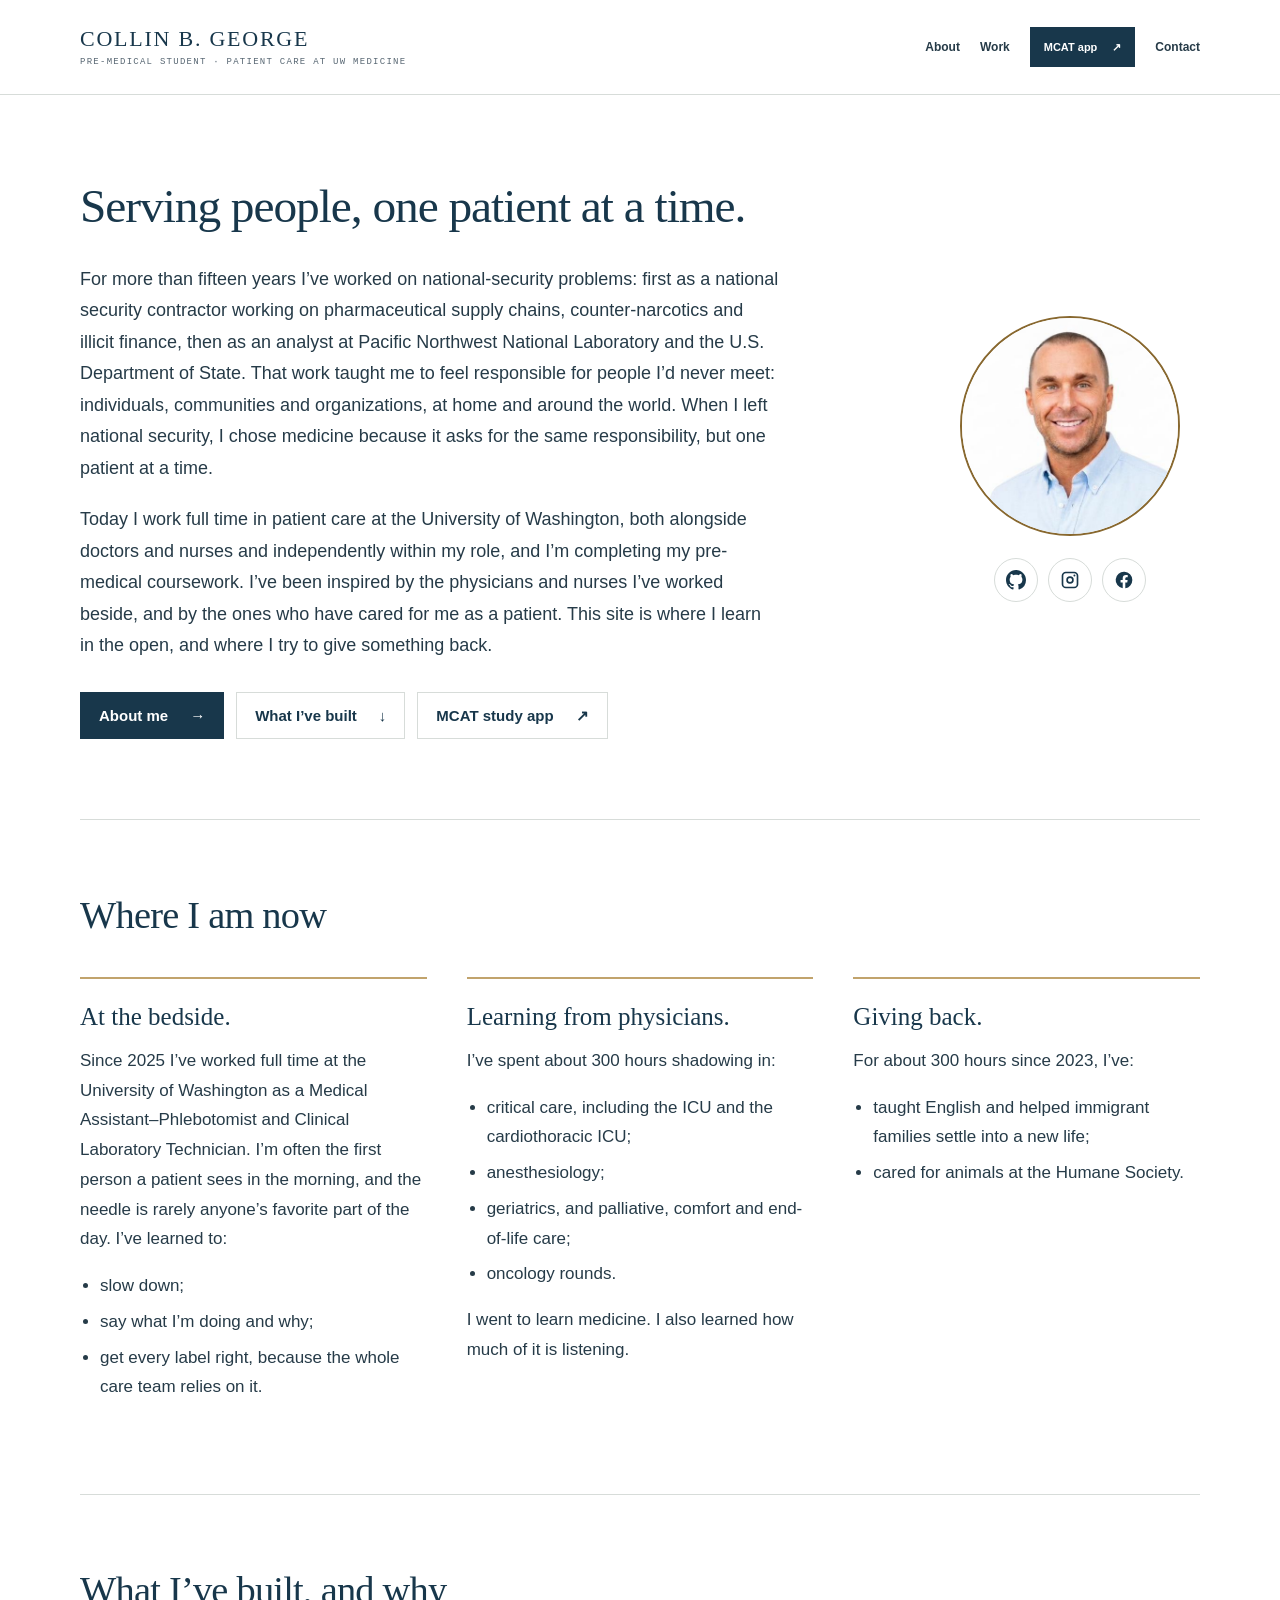
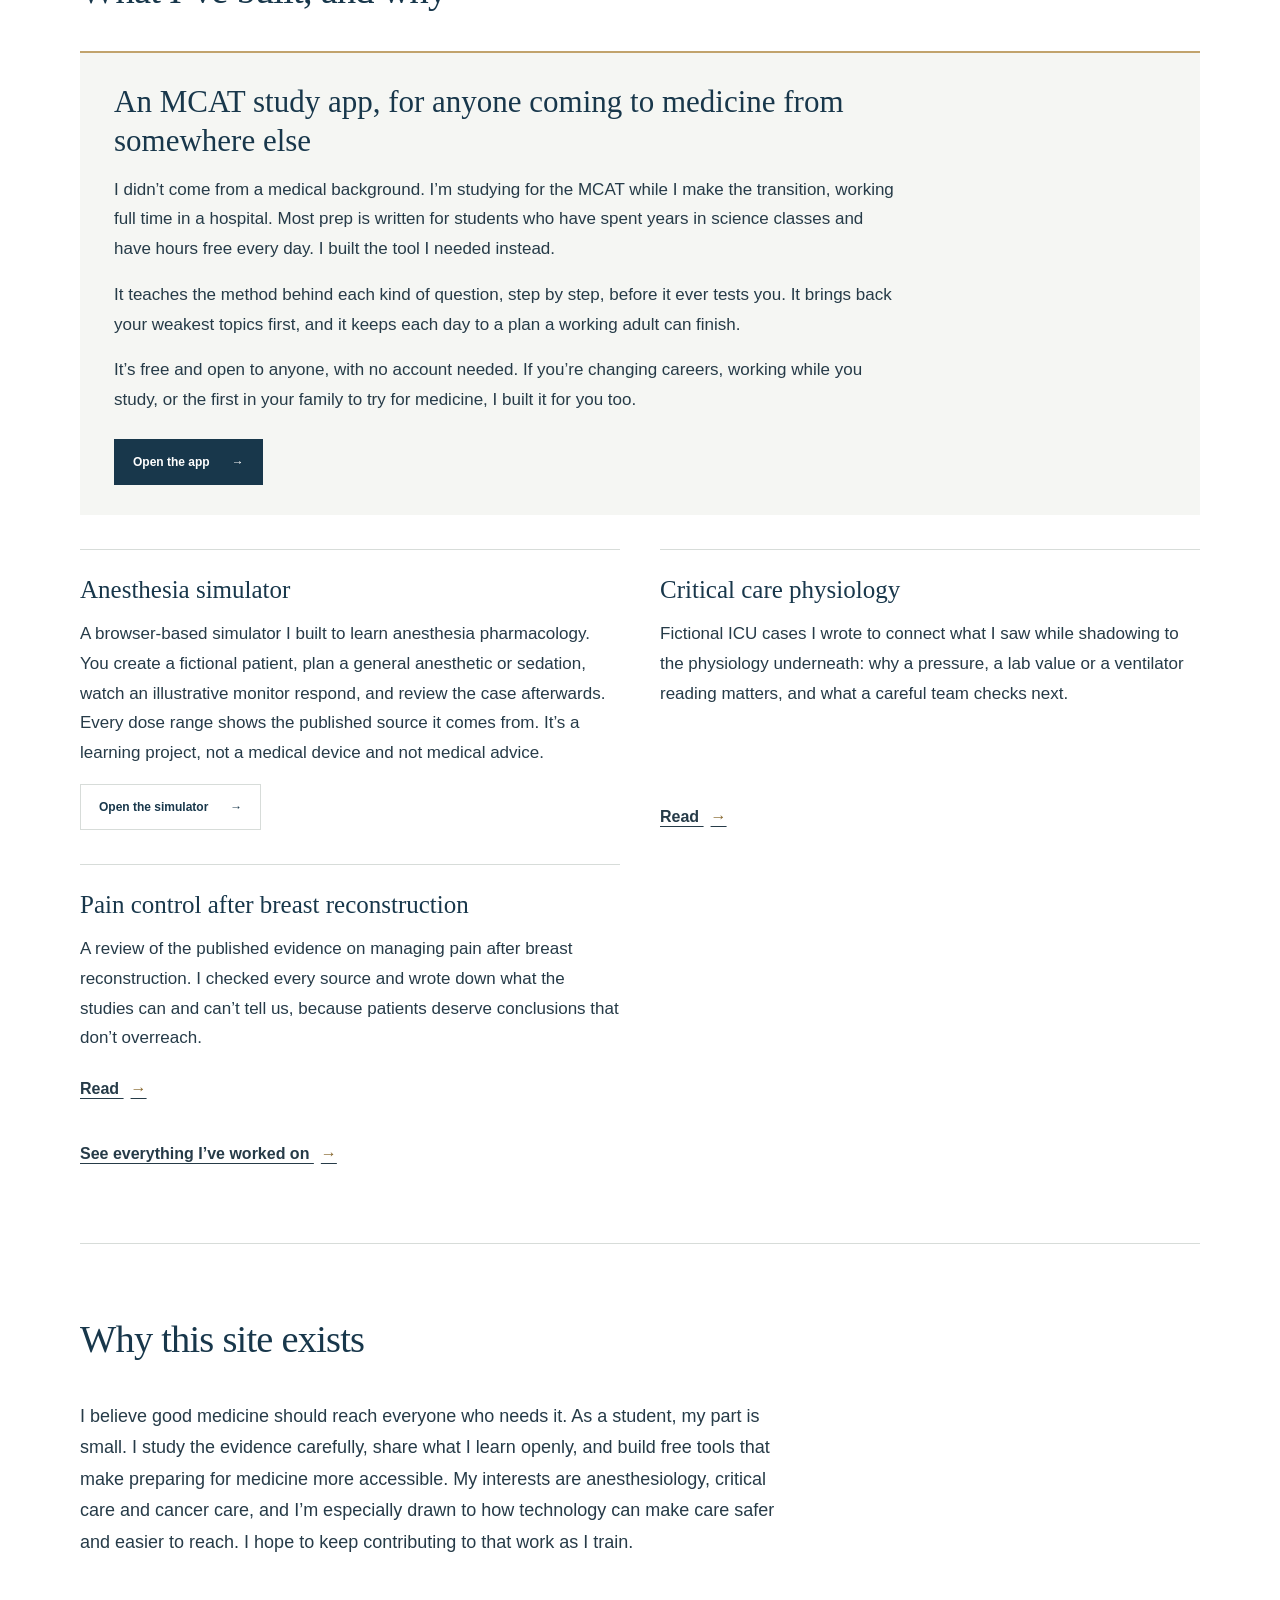
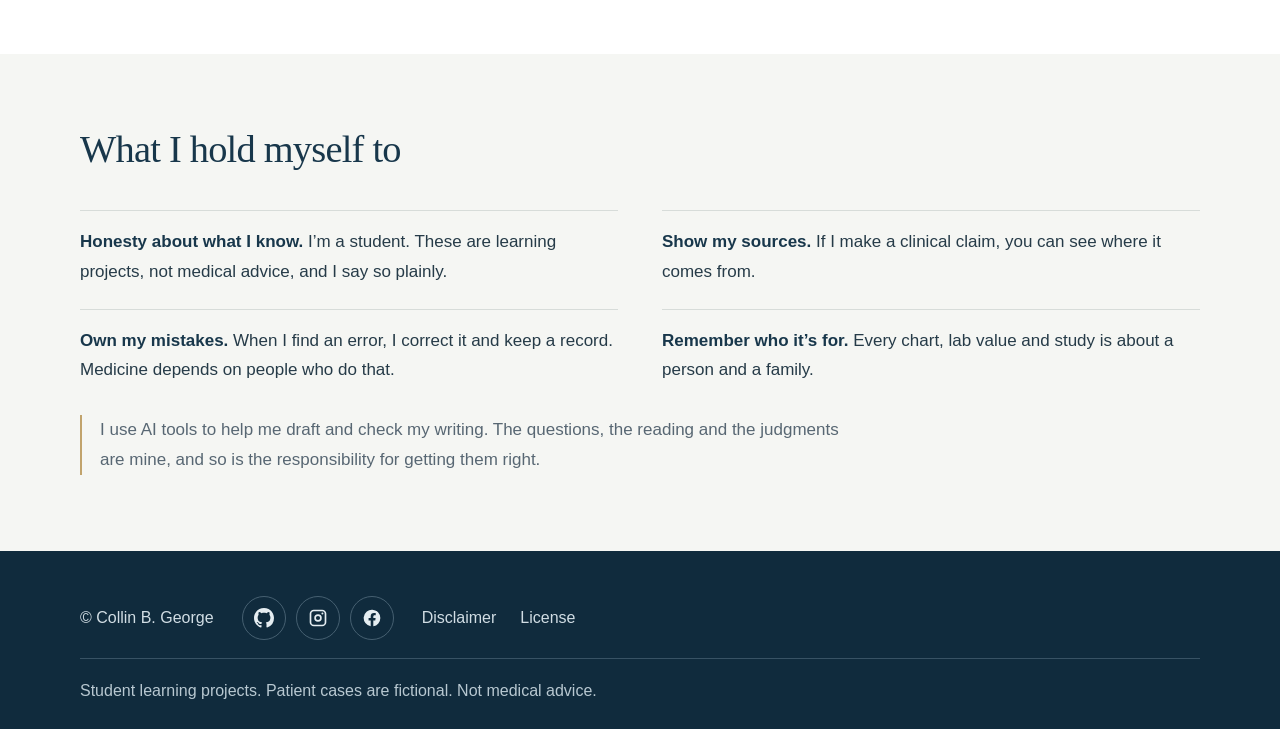
<file: index.html>
<!doctype html>
<html lang="en">
<head>
<meta charset="utf-8">
<meta name="viewport" content="width=device-width,initial-scale=1">
<meta name="description" content="Collin B. George is a pre-medical student working full time in patient care at the University of Washington, after a first career in national security.">
<meta name="theme-color" content="#18374b">
<meta property="og:type" content="profile">
<meta property="og:title" content="Collin B. George | Pre-medical student">
<meta property="og:description" content="Pre-medical student working full time in patient care at the University of Washington.">
<meta property="og:image" content="https://collinbgeorge.com/assets/img/collin-george.jpg">
<link rel="canonical" href="https://collinbgeorge.com/">
<link rel="icon" href="assets/favicon.svg" type="image/svg+xml">
<link rel="stylesheet" href="assets/portfolio.css?v=20261117-1">
<script src="assets/portfolio.js" defer></script>
<script type="application/ld+json">{"@context":"https://schema.org","@type":"Person","name":"Collin B. George","url":"https://collinbgeorge.com/","image":"https://collinbgeorge.com/assets/img/collin-george.jpg","description":"Pre-medical student working full time in patient care at the University of Washington.","sameAs":["https://github.com/collingeorge","https://www.instagram.com/cgfoxtrot/","https://www.facebook.com/cgfoxtrot","https://orcid.org/0009-0007-8162-6839"]}</script>
<title>Collin B. George | Pre-medical student</title>
</head>
<body>
<a class="skip-link" href="#main">Skip to content</a>
<header class="site-header">
<div class="container header-inner">
<a class="brand" href="#top" aria-label="Collin B. George, home"><span class="brand-name">Collin B. George</span><span class="brand-sub">Pre-medical student · Patient care at UW Medicine</span></a>
<button class="menu-toggle" type="button" aria-controls="site-nav" aria-expanded="false" hidden>Menu <span aria-hidden="true">≡</span></button>
<nav id="site-nav" aria-label="Main navigation"><a href="https://collinbgeorge.com/about">About</a><a href="#work">Work</a><a class="button button-primary nav-study" href="https://mcat.collinbgeorge.com/">MCAT app <span aria-hidden="true">↗</span></a><a href="https://collinbgeorge.com/about#contact">Contact</a></nav>
</div>
</header>
<main id="main">
<section class="intro-hero container" id="top" aria-labelledby="hero-title">
<div class="hero-copy">
<h1 id="hero-title">Serving people, one patient at a time.</h1>
<p class="lead">For more than fifteen years I’ve worked on national-security problems: first as a national security contractor working on pharmaceutical supply chains, counter-narcotics and illicit finance, then as an analyst at Pacific Northwest National Laboratory and the U.S. Department of State. That work taught me to feel responsible for people I’d never meet: individuals, communities and organizations, at home and around the world. When I left national security, I chose medicine because it asks for the same responsibility, but one patient at a time.</p>
<p class="lead">Today I work full time in patient care at the University of Washington, both alongside doctors and nurses and independently within my role, and I’m completing my pre-medical coursework. I’ve been inspired by the physicians and nurses I’ve worked beside, and by the ones who have cared for me as a patient. This site is where I learn in the open, and where I try to give something back.</p>
<div class="actions"><a class="button button-primary" href="https://collinbgeorge.com/about">About me <span aria-hidden="true">→</span></a><a class="button button-secondary" href="#work">What I’ve built <span aria-hidden="true">↓</span></a><a class="button button-secondary" href="https://mcat.collinbgeorge.com/">MCAT study app <span aria-hidden="true">↗</span></a></div>
</div>
<div class="hero-portrait">
<img class="portrait" src="assets/img/collin-george.jpg" width="220" height="220" alt="Portrait of Collin B. George">
<ul class="social-links" aria-label="Social profiles"><li><a href="https://github.com/collingeorge" rel="me noopener" target="_blank" aria-label="GitHub"><svg viewBox="0 0 16 16" aria-hidden="true" focusable="false"><path d="M8 0C3.58 0 0 3.58 0 8c0 3.54 2.29 6.53 5.47 7.59.4.07.55-.17.55-.38 0-.19-.01-.82-.01-1.49-2.01.37-2.53-.49-2.69-.94-.09-.23-.48-.94-.82-1.13-.28-.15-.68-.52-.01-.53.63-.01 1.08.58 1.23.82.72 1.21 1.87.87 2.33.66.07-.52.28-.87.51-1.07-1.78-.2-3.64-.89-3.64-3.95 0-.87.31-1.59.82-2.15-.08-.2-.36-1.02.08-2.12 0 0 .67-.21 2.2.82.64-.18 1.32-.27 2-.27.68 0 1.36.09 2 .27 1.53-1.04 2.2-.82 2.2-.82.44 1.1.16 1.92.08 2.12.51.56.82 1.27.82 2.15 0 3.07-1.87 3.75-3.65 3.95.29.25.54.73.54 1.48 0 1.07-.01 1.93-.01 2.2 0 .21.15.46.55.38A8.01 8.01 0 0016 8c0-4.42-3.58-8-8-8z"/></svg></a></li><li><a href="https://www.instagram.com/cgfoxtrot/" rel="me noopener" target="_blank" aria-label="Instagram"><svg viewBox="0 0 24 24" aria-hidden="true" focusable="false"><path fill-rule="evenodd" d="M7 2h10a5 5 0 015 5v10a5 5 0 01-5 5H7a5 5 0 01-5-5V7a5 5 0 015-5zm0 2a3 3 0 00-3 3v10a3 3 0 003 3h10a3 3 0 003-3V7a3 3 0 00-3-3H7zm5 3.5a4.5 4.5 0 110 9 4.5 4.5 0 010-9zm0 2a2.5 2.5 0 100 5 2.5 2.5 0 000-5zm5.3-4a1.2 1.2 0 110 2.4 1.2 1.2 0 010-2.4z"/></svg></a></li><li><a href="https://www.facebook.com/cgfoxtrot" rel="me noopener" target="_blank" aria-label="Facebook"><svg viewBox="0 0 24 24" aria-hidden="true" focusable="false"><path d="M22 12a10 10 0 10-11.56 9.88v-6.99H7.9V12h2.54V9.8c0-2.5 1.49-3.89 3.78-3.89 1.09 0 2.24.2 2.24.2v2.46h-1.26c-1.24 0-1.63.77-1.63 1.56V12h2.78l-.44 2.89h-2.34v6.99A10 10 0 0022 12z"/></svg></a></li></ul>
</div>
</section>
<section class="home-section container" id="now" aria-labelledby="now-title">
<h2 id="now-title">Where I am now</h2>
<div class="now-grid">
<article><h3>At the bedside.</h3><p>Since 2025 I’ve worked full time at the University of Washington as a Medical Assistant–Phlebotomist and Clinical Laboratory Technician. I’m often the first person a patient sees in the morning, and the needle is rarely anyone’s favorite part of the day. I’ve learned to:</p><ul><li>slow down;</li><li>say what I’m doing and why;</li><li>get every label right, because the whole care team relies on it.</li></ul></article>
<article><h3>Learning from physicians.</h3><p>I’ve spent about 300 hours shadowing in:</p><ul><li>critical care, including the ICU and the cardiothoracic ICU;</li><li>anesthesiology;</li><li>geriatrics, and palliative, comfort and end-of-life care;</li><li>oncology rounds.</li></ul><p>I went to learn medicine. I also learned how much of it is listening.</p></article>
<article><h3>Giving back.</h3><p>For about 300 hours since 2023, I’ve:</p><ul><li>taught English and helped immigrant families settle into a new life;</li><li>cared for animals at the Humane Society.</li></ul></article>
</div>
</section>
<section class="home-section container" id="work" aria-labelledby="work-title">
<h2 id="work-title">What I’ve built, and why</h2>
<div class="work-grid">
<article class="work-card work-featured"><h3>An MCAT study app, for anyone coming to medicine from somewhere else</h3><p>I didn’t come from a medical background. I’m studying for the MCAT while I make the transition, working full time in a hospital. Most prep is written for students who have spent years in science classes and have hours free every day. I built the tool I needed instead.</p><p>It teaches the method behind each kind of question, step by step, before it ever tests you. It brings back your weakest topics first, and it keeps each day to a plan a working adult can finish.</p><p>It’s free and open to anyone, with no account needed. If you’re changing careers, working while you study, or the first in your family to try for medicine, I built it for you too.</p><div class="actions"><a class="button button-primary" href="https://mcat.collinbgeorge.com/">Open the app <span aria-hidden="true">→</span></a></div></article>
<article class="work-card"><h3>Anesthesia simulator</h3><p>A browser-based simulator I built to learn anesthesia pharmacology. You create a fictional patient, plan a general anesthetic or sedation, watch an illustrative monitor respond, and review the case afterwards. Every dose range shows the published source it comes from. It’s a learning project, not a medical device and not medical advice.</p><div class="actions"><a class="button button-secondary" href="https://collinbgeorge.com/simulator/">Open the simulator <span aria-hidden="true">→</span></a></div></article>
<article class="work-card"><h3>Critical care physiology</h3><p>Fictional ICU cases I wrote to connect what I saw while shadowing to the physiology underneath: why a pressure, a lab value or a ventilator reading matters, and what a careful team checks next.</p><a class="text-link" href="https://github.com/collingeorge/Premedical-Educational-Portfolio-Critical-Care-Physiology">Read <span aria-hidden="true">→</span></a></article>
<article class="work-card"><h3>Pain control after breast reconstruction</h3><p>A review of the published evidence on managing pain after breast reconstruction. I checked every source and wrote down what the studies can and can’t tell us, because patients deserve conclusions that don’t overreach.</p><a class="text-link" href="https://github.com/collingeorge/Breast-Reconstruction-Analgesia-Review">Read <span aria-hidden="true">→</span></a></article>
</div>
<p class="work-link"><a class="text-link" href="https://collinbgeorge.com/library">See everything I’ve worked on <span aria-hidden="true">→</span></a></p>
</section>
<section class="home-section container" id="why" aria-labelledby="why-title">
<h2 id="why-title">Why this site exists</h2>
<p class="lead">I believe good medicine should reach everyone who needs it. As a student, my part is small. I study the evidence carefully, share what I learn openly, and build free tools that make preparing for medicine more accessible. My interests are anesthesiology, critical care and cancer care, and I’m especially drawn to how technology can make care safer and easier to reach. I hope to keep contributing to that work as I train.</p>
</section>
<section class="standards" id="standards" aria-labelledby="standards-title"><div class="container">
<h2 id="standards-title">What I hold myself to</h2>
<ul>
<li><strong>Honesty about what I know.</strong> I’m a student. These are learning projects, not medical advice, and I say so plainly.</li>
<li><strong>Show my sources.</strong> If I make a clinical claim, you can see where it comes from.</li>
<li><strong>Own my mistakes.</strong> When I find an error, I correct it and keep a record. Medicine depends on people who do that.</li>
<li><strong>Remember who it’s for.</strong> Every chart, lab value and study is about a person and a family.</li>
</ul>
<p class="ai-note">I use AI tools to help me draft and check my writing. The questions, the reading and the judgments are mine, and so is the responsibility for getting them right.</p>
</div></section>
</main>
<footer class="site-footer"><div class="container footer-simple"><div class="footer-row"><span>© Collin B. George</span><ul class="social-links" aria-label="Social profiles"><li><a href="https://github.com/collingeorge" rel="me noopener" target="_blank" aria-label="GitHub"><svg viewBox="0 0 16 16" aria-hidden="true" focusable="false"><path d="M8 0C3.58 0 0 3.58 0 8c0 3.54 2.29 6.53 5.47 7.59.4.07.55-.17.55-.38 0-.19-.01-.82-.01-1.49-2.01.37-2.53-.49-2.69-.94-.09-.23-.48-.94-.82-1.13-.28-.15-.68-.52-.01-.53.63-.01 1.08.58 1.23.82.72 1.21 1.87.87 2.33.66.07-.52.28-.87.51-1.07-1.78-.2-3.64-.89-3.64-3.95 0-.87.31-1.59.82-2.15-.08-.2-.36-1.02.08-2.12 0 0 .67-.21 2.2.82.64-.18 1.32-.27 2-.27.68 0 1.36.09 2 .27 1.53-1.04 2.2-.82 2.2-.82.44 1.1.16 1.92.08 2.12.51.56.82 1.27.82 2.15 0 3.07-1.87 3.75-3.65 3.95.29.25.54.73.54 1.48 0 1.07-.01 1.93-.01 2.2 0 .21.15.46.55.38A8.01 8.01 0 0016 8c0-4.42-3.58-8-8-8z"/></svg></a></li><li><a href="https://www.instagram.com/cgfoxtrot/" rel="me noopener" target="_blank" aria-label="Instagram"><svg viewBox="0 0 24 24" aria-hidden="true" focusable="false"><path fill-rule="evenodd" d="M7 2h10a5 5 0 015 5v10a5 5 0 01-5 5H7a5 5 0 01-5-5V7a5 5 0 015-5zm0 2a3 3 0 00-3 3v10a3 3 0 003 3h10a3 3 0 003-3V7a3 3 0 00-3-3H7zm5 3.5a4.5 4.5 0 110 9 4.5 4.5 0 010-9zm0 2a2.5 2.5 0 100 5 2.5 2.5 0 000-5zm5.3-4a1.2 1.2 0 110 2.4 1.2 1.2 0 010-2.4z"/></svg></a></li><li><a href="https://www.facebook.com/cgfoxtrot" rel="me noopener" target="_blank" aria-label="Facebook"><svg viewBox="0 0 24 24" aria-hidden="true" focusable="false"><path d="M22 12a10 10 0 10-11.56 9.88v-6.99H7.9V12h2.54V9.8c0-2.5 1.49-3.89 3.78-3.89 1.09 0 2.24.2 2.24.2v2.46h-1.26c-1.24 0-1.63.77-1.63 1.56V12h2.78l-.44 2.89h-2.34v6.99A10 10 0 0022 12z"/></svg></a></li></ul><nav aria-label="Footer"><a href="https://github.com/collingeorge/CM-2026/blob/main/DISCLAIMER.md">Disclaimer</a><a href="https://github.com/collingeorge/CM-2026/blob/main/LICENSE">License</a></nav></div><p class="footer-note">Student learning projects. Patient cases are fictional. Not medical advice.</p></div></footer>
</body></html>
</file>
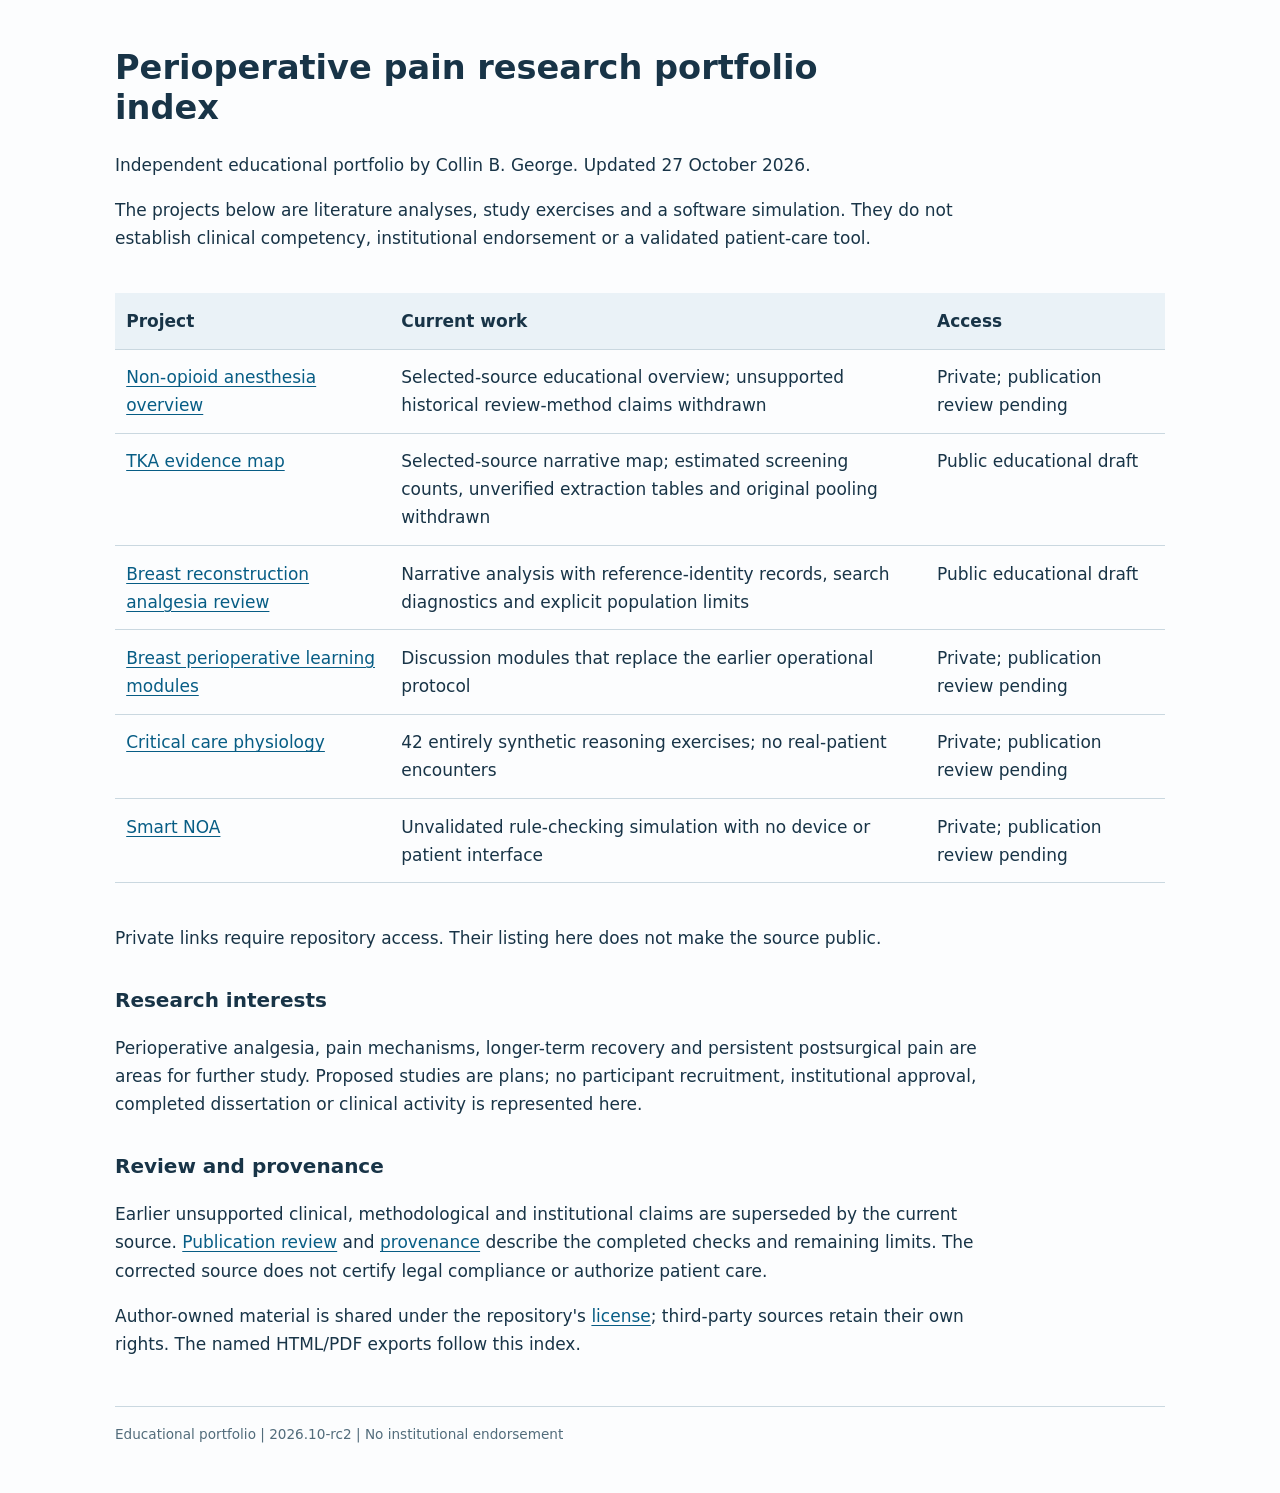
<file: CM-BIO-ARCH-01-v2.0.html>
<!doctype html>
<html lang="en"><head><meta charset="utf-8"><meta name="viewport" content="width=device-width,initial-scale=1"><title>Independent perioperative research portfolio</title><meta name="description" content="Perioperative pain research portfolio index (CM-BIO-ARCH-01 v2.0): a retained October 2026 snapshot of Collin B. George’s independent educational projects, with scope and access notes."><link rel="canonical" href="https://collinbgeorge.com/downloads/CM-2026/CM-BIO-ARCH-01-v2.0"><style>body{font:17px/1.65 system-ui,sans-serif;margin:3rem auto;padding:0 1.4rem;max-width:1050px;color:#183447;background:#fcfdfe}h1{font-size:2.1rem;line-height:1.2;max-width:750px}h2{font-size:1.25rem;margin-top:2rem}a{color:#075d85;text-underline-offset:.17em}a:focus-visible{outline:3px solid #d17d13;outline-offset:4px}.table-wrap{overflow-x:auto}table{border-collapse:collapse;width:100%;margin:1.5rem 0}th,td{text-align:left;vertical-align:top;border-bottom:1px solid #cad8e0;padding:.85rem .7rem}th{background:#eaf2f7}td:first-child{min-width:190px}td:last-child{min-width:150px}p{max-width:900px}footer{font-size:.85rem;color:#526c7b;margin-top:3rem;border-top:1px solid #cad8e0;padding-top:1rem}@media(max-width:600px){body{margin:1.5rem auto;font-size:16px}h1{font-size:1.75rem}th,td{padding:.6rem .4rem}}</style></head><body><main><h1>Perioperative pain research portfolio index</h1><p>Independent educational portfolio by Collin B. George. Updated 27 October 2026.</p><p>The projects below are literature analyses, study exercises and a software simulation. They do not establish clinical competency, institutional endorsement or a validated patient-care tool.</p><div class="table-wrap"><table><thead><tr><th scope="col">Project</th><th scope="col">Current work</th><th scope="col">Access</th></tr></thead><tbody><tr><td><a href="https://github.com/collingeorge/non-opioid-anesthesia-narrative-review">Non-opioid anesthesia overview</a></td><td>Selected-source educational overview; unsupported historical review-method claims withdrawn</td><td>Private; publication review pending</td></tr><tr><td><a href="https://github.com/collingeorge/tka-perioperative-review">TKA evidence map</a></td><td>Selected-source narrative map; estimated screening counts, unverified extraction tables and original pooling withdrawn</td><td>Public educational draft</td></tr><tr><td><a href="https://github.com/collingeorge/Breast-Reconstruction-Analgesia-Review">Breast reconstruction analgesia review</a></td><td>Narrative analysis with reference-identity records, search diagnostics and explicit population limits</td><td>Public educational draft</td></tr><tr><td><a href="https://github.com/collingeorge/Breast-Reconstruction-Anesthesia-Protocol">Breast perioperative learning modules</a></td><td>Discussion modules that replace the earlier operational protocol</td><td>Private; publication review pending</td></tr><tr><td><a href="https://github.com/collingeorge/Premedical-Educational-Portfolio-Critical-Care-Physiology">Critical care physiology</a></td><td>42 entirely synthetic reasoning exercises; no real-patient encounters</td><td>Private; publication review pending</td></tr><tr><td><a href="https://github.com/collingeorge/Smart-NOA-Controller">Smart NOA</a></td><td>Unvalidated rule-checking simulation with no device or patient interface</td><td>Private; publication review pending</td></tr></tbody></table></div><p>Private links require repository access. Their listing here does not make the source public.</p><h2>Research interests</h2><p>Perioperative analgesia, pain mechanisms, longer-term recovery and persistent postsurgical pain are areas for further study. Proposed studies are plans; no participant recruitment, institutional approval, completed dissertation or clinical activity is represented here.</p><h2>Review and provenance</h2><p>Earlier unsupported clinical, methodological and institutional claims are superseded by the current source. <a href="https://github.com/collingeorge/CM-2026/blob/main/PUBLICATION_REVIEW.md">Publication review</a> and <a href="https://github.com/collingeorge/CM-2026/blob/main/PROVENANCE.md">provenance</a> describe the completed checks and remaining limits. The corrected source does not certify legal compliance or authorize patient care.</p><p>Author-owned material is shared under the repository&#x27;s <a href="https://github.com/collingeorge/CM-2026/blob/main/LICENSE">license</a>; third-party sources retain their own rights. The named HTML/PDF exports follow this index.</p></main><footer>Educational portfolio | 2026.10-rc2 | No institutional endorsement</footer></body></html>
</file>
<file: assets/portfolio.css>
:root{--navy:#18374b;--navy-deep:#102b3d;--ink:#263b48;--muted:#586773;--gold:#88682f;--gold-light:#c1a36c;--line:#d7dcd9;--paper:#fff;--wash:#f5f6f3;--serif:Georgia,"Times New Roman",serif;--sans:Inter,"Segoe UI",Arial,sans-serif;--mono:"SFMono-Regular",Consolas,"Liberation Mono",monospace}
*{box-sizing:border-box}html{scroll-behavior:smooth;scroll-padding-top:110px}body{margin:0;background:var(--paper);color:var(--ink);font:16px/1.7 var(--sans);-webkit-font-smoothing:antialiased}a{color:inherit;text-decoration-thickness:1px;text-underline-offset:.22em}a:hover{color:var(--gold)}a:focus-visible,button:focus-visible{outline:3px solid var(--gold);outline-offset:5px}button{font:inherit}button,a{-webkit-tap-highlight-color:transparent}[hidden]{display:none!important}.container{width:min(1120px,calc(100% - 80px));margin-inline:auto}.skip-link{position:absolute;left:20px;top:-100px;background:white;padding:12px 20px;z-index:100}.skip-link:focus{top:12px}.status-bar{background:var(--navy);color:#eef2f4;padding:9px 0;text-align:center;font:10px/1.5 var(--mono);text-transform:uppercase;letter-spacing:.13em}.status-bar span{color:var(--gold-light);margin:0 16px}.site-header{position:sticky;top:0;z-index:20;background:rgba(255,255,255,.97);border-bottom:1px solid var(--line)}.header-inner{min-height:94px;display:flex;justify-content:space-between;align-items:center;gap:32px}.brand{text-decoration:none;display:flex;flex-direction:column;gap:2px;flex-shrink:0}.brand-name{font:22px/1.3 var(--serif);letter-spacing:.08em;text-transform:uppercase;color:var(--navy)}.brand-sub{font:9px/1.6 var(--mono);letter-spacing:.14em;text-transform:uppercase;color:var(--muted)}#site-nav{display:flex;align-items:center;gap:26px;font-size:12px;font-weight:550}#site-nav a{text-decoration:none;white-space:nowrap}#site-nav a:hover{text-decoration:underline}.nav-source{border-left:1px solid var(--line);padding-left:24px}.menu-toggle{display:none;border:1px solid var(--line);background:white;color:var(--navy);padding:7px 12px;font-size:13px}.menu-toggle span{font-size:19px;margin-left:9px}.hero{display:grid;grid-template-columns:minmax(0,1.62fr) minmax(260px,.8fr);gap:76px;align-items:center;padding-top:100px;padding-bottom:94px}.eyebrow,.small-label{font:10px/1.6 var(--mono);font-weight:600;letter-spacing:.14em;text-transform:uppercase;color:var(--muted)}.line-label{display:flex;align-items:center;gap:12px;margin:0 0 22px}.line-label::before{content:"";display:block;width:22px;height:1px;background:var(--gold-light);flex-shrink:0}h1,h2,h3,p{margin-top:0}h1{font:clamp(45px,4.8vw,66px)/1.09 var(--serif);font-weight:400;letter-spacing:-.032em;color:var(--navy);margin-bottom:27px}h1 em{font-weight:400;font-style:italic;color:var(--navy)}.hero-description{font-size:17px;line-height:1.8;max-width:600px;color:var(--muted);margin-bottom:30px}.actions{display:flex;gap:12px;flex-wrap:wrap}.button{display:inline-flex;align-items:center;justify-content:space-between;gap:22px;min-height:46px;padding:10px 18px;text-decoration:none;font-size:12px;font-weight:650;border:1px solid var(--navy);transition:background .15s,color .15s}.button-primary{background:var(--navy);color:white}.button-primary:hover{background:var(--navy-deep);color:white}.button-secondary{border-color:var(--line);color:var(--navy);background:white}.button-secondary:hover{border-color:var(--navy);color:var(--navy)}.subject-line{display:flex;gap:15px;flex-wrap:wrap;border-top:1px solid var(--line);margin-top:35px;padding-top:17px;font:9px/1.7 var(--mono);letter-spacing:.07em;text-transform:uppercase;color:var(--muted)}.subject-line span::before{content:"";display:inline-block;width:3px;height:3px;background:var(--gold-light);margin:0 7px 2px 0}.reading-note{border-top:2px solid var(--gold-light);background:var(--wash);padding:25px 26px 22px}.reading-note>.eyebrow{font-size:9px;margin-bottom:15px}.reading-note h2{font:27px/1.25 var(--serif);color:var(--navy);margin-bottom:21px}.reading-note>a{display:flex;align-items:start;gap:12px;text-decoration:none;border-top:1px solid var(--line);padding:15px 0}.reading-note>a>span:last-child{margin-left:auto;color:var(--gold);font-size:15px}.index{font:11px/1.7 var(--mono);letter-spacing:.06em;color:var(--gold);font-weight:600}.reading-note strong{display:block;font-size:11px;font-weight:650}.reading-note small{display:block;font-size:10px;line-height:1.6;color:var(--muted);margin-top:2px}.note-caption{border-top:1px solid var(--line);padding-top:15px;font-size:10px;line-height:1.7;color:var(--muted);margin:0}.section{padding-top:74px;padding-bottom:78px;border-top:1px solid var(--line)}.section-heading{display:grid;grid-template-columns:1.2fr 1fr;gap:80px;align-items:end;margin-bottom:42px}.section-heading .line-label{margin-bottom:14px}.section-heading h2,.about-grid h2,.revision-section h2{font:clamp(30px,3vw,39px)/1.2 var(--serif);letter-spacing:-.02em;font-weight:400;color:var(--navy);margin-bottom:0;max-width:580px}.section-heading>p{font-size:13px;color:var(--muted);line-height:1.8;margin-bottom:0;max-width:400px}.features{display:grid;grid-template-columns:repeat(3,minmax(0,1fr));gap:34px}.feature{border-top:1px solid var(--line);padding-top:21px;display:flex;flex-direction:column}.feature-meta{display:flex;align-items:center;gap:16px;margin-bottom:21px}.feature-meta .eyebrow{font-size:9px}.feature h3{font:29px/1.18 var(--serif);letter-spacing:-.015em;font-weight:400;margin-bottom:18px;color:var(--navy);max-width:320px}.feature h3 a{text-decoration:none}.feature h3 a:hover{text-decoration:underline}.feature>p{font-size:13px;line-height:1.8;color:var(--muted);margin-bottom:22px}.feature-focus{padding-top:17px;border-top:1px solid var(--line);margin-top:auto}.small-label{font-size:9px}.feature-focus p{font-size:11px;line-height:1.8;color:var(--muted);margin:8px 0 23px}.feature-links{display:flex;flex-direction:column;gap:10px;font-size:11px;font-weight:650}.feature-links a{width:fit-content}.feature-links span{color:var(--gold);margin-left:7px}.method-section{background:var(--navy);color:#e5edf1;padding:76px 0 55px}.method-section .eyebrow,.method-section .section-heading>p{color:#b8c8d1}.method-section h2,.method-section h3{color:white}.method-grid{display:grid;grid-template-columns:repeat(3,minmax(0,1fr));gap:40px}.method-grid article{border-top:1px solid #466071;padding-top:23px}.method-grid .index{color:#d3b77d;font-size:10px}.method-grid h3{font:25px/1.25 var(--serif);font-weight:400;margin:16px 0 13px}.method-grid p{font-size:12px;line-height:1.9;color:#cad6dd;margin-bottom:0}.method-footer{border-top:1px solid #466071;margin-top:36px;padding-top:24px;display:flex;gap:34px;flex-wrap:wrap}.text-link{font-size:12px;font-weight:600}.text-link span{color:var(--gold);margin-left:7px}.method-section .text-link:hover{color:#e6d5af}.method-section .text-link span{color:#d3b77d}#library{border-top:0}.library-tools{display:flex;justify-content:space-between;align-items:center;gap:20px;margin-bottom:14px}.filters{display:flex;gap:21px;flex-wrap:wrap}.filters button{border:0;border-bottom:2px solid transparent;padding:8px 0;background:transparent;color:var(--muted);font-size:11px;cursor:pointer}.filters button[aria-pressed=true]{color:var(--navy);border-bottom-color:var(--gold);font-weight:650}.filters button:hover{color:var(--navy)}.result-count{margin:0;font:10px var(--mono);color:var(--muted);white-space:nowrap}.library-row{display:grid;grid-template-columns:36px minmax(0,1fr) 130px;gap:24px;border-top:1px solid var(--line);padding:27px 0 26px}.library-row>.index{padding-top:3px}.library-row .eyebrow{font-size:8px}.library-row h3{font:25px/1.28 var(--serif);font-weight:400;color:var(--navy);margin:8px 0 10px}.library-row h3 a{text-decoration:none}.library-row h3 a:hover{text-decoration:underline}.library-row p{font-size:12px;line-height:1.8;max-width:670px;margin-bottom:8px;color:var(--muted)}.library-row .boundary{font-size:10px;line-height:1.7;color:var(--muted);margin:0;max-width:670px}.library-links{display:flex;flex-direction:column;justify-content:center;gap:12px;font-size:10px;font-weight:600;align-items:start}.library-links span{color:var(--gold);margin-left:5px}.library-note{border-top:1px solid var(--line);padding-top:23px;display:flex;justify-content:space-between;gap:45px;align-items:center}.library-note p{font-size:11px;color:var(--muted);line-height:1.8;max-width:590px;margin:0}.library-note a{white-space:nowrap}.about-section{background:var(--wash);padding:76px 0}.about-grid{display:grid;grid-template-columns:1.18fr 1fr;gap:90px;align-items:start}.about-grid h2{margin-bottom:25px}.about-grid .about-lead{font-size:16px;line-height:1.8;color:var(--ink);margin-bottom:20px}.about-grid p{font-size:13px;color:var(--muted);line-height:1.9;margin-bottom:24px}.review-panel{border-top:2px solid var(--gold-light);padding-top:23px}.review-panel>.eyebrow{font:10px/1.6 var(--mono)}.review-panel dl{margin:0 0 21px}.review-panel dl>div{display:grid;grid-template-columns:125px 1fr;gap:20px;padding:13px 0;border-bottom:1px solid var(--line);font-size:11px;line-height:1.7}.review-panel dt{color:var(--muted)}.review-panel dd{margin:0;color:var(--navy);font-weight:550}.review-panel>p:last-child{font-size:11px;line-height:1.8;margin:0}.revision-section{display:grid;grid-template-columns:1.18fr 1fr;gap:90px;border:0}.revision-section h2{font-size:32px;margin-bottom:19px}.revision-section>div>p:last-child{font-size:12px;line-height:1.8;color:var(--muted);max-width:480px;margin:0}.revision-links{display:flex;flex-direction:column}.revision-links a{display:flex;flex-direction:column;gap:8px;text-decoration:none;border-top:1px solid var(--line);padding:18px 0 20px}.revision-links strong{font-size:13px;font-weight:550}.revision-links strong span{float:right;color:var(--gold)}.revision-links a:hover strong{text-decoration:underline}.site-footer{background:var(--navy-deep);color:#d1dde4;padding-top:45px;padding-bottom:25px}.footer-main{display:flex;justify-content:space-between;gap:50px;padding-bottom:35px}.footer-main .brand-name{color:white;font-size:20px;text-decoration:none}.footer-main p{font-size:11px;line-height:1.8;margin:14px 0 0}.footer-main .footer-note{font-size:10px;color:#a7bac7;max-width:420px;margin-top:9px}.footer-main nav{display:grid;grid-template-columns:1fr 1fr;gap:14px 32px;align-content:start;font-size:11px}.footer-main nav a{text-decoration:none}.footer-main nav a:hover{color:#e6d5af;text-decoration:underline}.footer-bottom{display:flex;align-items:center;gap:27px;flex-wrap:wrap;border-top:1px solid #385264;padding-top:21px;font:9px/1.7 var(--mono);color:#b8c8d1}.footer-bottom span{margin-right:auto}.footer-bottom a:hover{color:white}
@media(min-width:1500px){.hero{padding-top:118px;padding-bottom:112px}}
@media(max-width:1000px){.container{width:calc(100% - 56px)}.header-inner{gap:20px}#site-nav{gap:16px;font-size:11px}.brand-name{font-size:19px}.brand-sub{font-size:8px}.nav-source{padding-left:16px}.hero{gap:38px;padding-top:78px;padding-bottom:76px;grid-template-columns:1.5fr 1fr}h1{font-size:48px}.reading-note{padding:21px}.reading-note h2{font-size:24px}.section-heading{gap:40px}.features{gap:25px}.feature h3{font-size:26px}.about-grid,.revision-section{gap:50px}}
@media(max-width:760px){html{scroll-padding-top:90px}.container{width:calc(100% - 40px)}.status-bar{font-size:8px;padding:8px 0;letter-spacing:.06em}.status-bar span{margin:0 5px}.header-inner{min-height:80px;flex-wrap:wrap;padding:16px 0;gap:16px}.brand-name{font-size:19px}.brand-sub{font-size:8px}#site-nav{width:100%;justify-content:flex-start;gap:20px;flex-wrap:wrap;padding:5px 0;font-size:12px}.js-enabled .menu-toggle{display:block}.js-enabled #site-nav{display:none}.js-enabled #site-nav.is-open{display:flex}.nav-source{border-left:0;padding-left:0}.hero{grid-template-columns:1fr;gap:42px;padding-top:60px;padding-bottom:60px}h1{font-size:clamp(41px,8.5vw,58px);letter-spacing:-.035em}.hero-description{font-size:15px;max-width:540px}.line-label{font-size:8px;letter-spacing:.12em;margin-bottom:18px}.hero .actions{gap:10px}.button{font-size:11px;gap:16px;min-height:44px;padding:10px 14px}.subject-line{font-size:8px;gap:11px;margin-top:29px}.reading-note{padding:25px;max-width:none}.reading-note h2{font-size:26px}.reading-note>a{padding:14px 0}.reading-note strong{font-size:12px}.reading-note small{font-size:11px}.note-caption{font-size:11px}.section{padding-top:56px;padding-bottom:58px}.section-heading{grid-template-columns:1fr;gap:20px;margin-bottom:32px}.section-heading h2,.about-grid h2{font-size:32px}.section-heading>p{font-size:13px;max-width:540px}.features{grid-template-columns:1fr;gap:37px}.feature h3{font-size:29px;max-width:none}.feature>p{font-size:14px;margin-bottom:20px}.feature-focus p{font-size:12px;margin-bottom:20px}.feature-links{flex-direction:row;flex-wrap:wrap;gap:14px 24px;font-size:12px}.method-section{padding:57px 0 40px}.method-grid{grid-template-columns:1fr;gap:29px}.method-grid h3{font-size:26px;margin-top:12px}.method-grid p{font-size:13px;max-width:540px}.method-footer{gap:18px;margin-top:29px}.method-footer a{font-size:11px}.library-tools{align-items:start}.filters{gap:9px 20px}.filters button{font-size:11px}.result-count{font-size:9px;padding-top:12px}.library-row{grid-template-columns:23px minmax(0,1fr);gap:14px;padding:24px 0}.library-row h3{font-size:25px}.library-row p{font-size:13px}.library-row .boundary{font-size:11px}.library-links{grid-column:2;flex-direction:row;gap:24px;font-size:11px;margin-top:1px}.library-note{align-items:start;flex-direction:column;gap:17px}.library-note p{font-size:12px}.library-note a{white-space:normal}.about-section{padding:56px 0}.about-grid,.revision-section{grid-template-columns:1fr;gap:38px}.about-grid .about-lead{font-size:16px}.about-grid p{font-size:13px}.review-panel dl>div{font-size:12px;grid-template-columns:105px 1fr;gap:14px}.review-panel>p:last-child{font-size:12px}.revision-section{gap:27px}.revision-section h2{font-size:31px}.revision-section>div>p:last-child{font-size:13px}.footer-main{flex-direction:column;gap:28px}.footer-main nav{gap:15px 25px;font-size:12px}.footer-bottom{gap:14px;align-items:start;font-size:8px}.footer-bottom span{width:100%}}
@media(prefers-reduced-motion:reduce){html{scroll-behavior:auto}*{transition:none!important}}
/* Prominent student study link; collapse navigation before it becomes crowded. */
#site-nav{gap:20px}#site-nav .nav-study{color:#fff;font-size:11px;min-height:40px;padding:9px 13px;gap:15px;white-space:nowrap}#site-nav .nav-study:hover{color:#fff;text-decoration:none}
@media(min-width:761px) and (max-width:1100px){.header-inner{flex-wrap:wrap;padding:16px 0}.js-enabled .menu-toggle{display:block}#site-nav{width:100%;flex-wrap:wrap;justify-content:flex-start;padding:5px 0}.js-enabled #site-nav{display:none}.js-enabled #site-nav.is-open{display:flex}}
/* 2026-11 admissions refresh: first-person homepage, About page, portrait and social links. Body text is at least 16px. */
.portrait{display:block;width:220px;height:220px;border-radius:50%;object-fit:cover;border:2px solid var(--gold);background:var(--wash)}
.portrait-small{width:180px;height:180px}
.social-links{list-style:none;display:flex;gap:10px;margin:0;padding:0}
.social-links a{display:inline-flex;align-items:center;justify-content:center;width:44px;height:44px;border:1px solid var(--line);border-radius:50%;color:var(--navy);background:#fff;transition:border-color .15s,color .15s}
.social-links a:hover{border-color:var(--gold);color:var(--gold)}
.social-links svg{width:20px;height:20px;fill:currentColor}
.intro-hero{display:grid;grid-template-columns:minmax(0,1fr) 260px;gap:64px;align-items:center;padding-top:84px;padding-bottom:80px}
.intro-hero h1{font:clamp(34px,3.7vw,50px)/1.16 var(--serif);letter-spacing:-.022em;margin-bottom:30px;max-width:820px}
.intro-hero h1 em{display:block;margin-top:6px}
.lead{font-size:18px;line-height:1.75;color:var(--ink);max-width:700px;margin-bottom:20px}
.intro-hero .actions{margin-top:30px}
.intro-hero .button,.work-link .button{font-size:15px}
.hero-portrait{display:flex;flex-direction:column;align-items:center;gap:22px}
.home-section{padding-top:72px;padding-bottom:76px;border-top:1px solid var(--line)}
.home-section>h2,.standards h2{font:clamp(30px,3vw,40px)/1.2 var(--serif);letter-spacing:-.02em;font-weight:400;color:var(--navy);margin-bottom:38px}
.now-grid{display:grid;grid-template-columns:repeat(3,minmax(0,1fr));gap:40px}
.now-grid article{border-top:2px solid var(--gold-light);padding-top:22px}
.now-grid h3,.work-card h3{font:25px/1.25 var(--serif);font-weight:400;color:var(--navy);margin-bottom:14px}
.now-grid p,.now-grid li,.work-card p,.standards li,.standards p{font-size:17px;line-height:1.75;color:var(--ink)}
.now-grid ul,.standards ul{margin:0 0 16px;padding-left:20px}
.now-grid li{margin-bottom:6px}
.work-grid{display:grid;grid-template-columns:repeat(2,minmax(0,1fr));gap:34px 40px}
.work-card{border-top:1px solid var(--line);padding-top:24px;display:flex;flex-direction:column}
.work-card p{margin-bottom:16px}
.work-card .text-link{font-size:16px;margin-top:auto;padding-top:6px}
.work-featured{grid-column:1/-1;background:var(--wash);border-top:2px solid var(--gold-light);padding:30px 34px}
.work-featured h3{font-size:31px;max-width:760px}
.work-featured p{max-width:780px}
.work-featured .actions{margin-top:8px}
.work-link{margin:38px 0 0}
.work-link .text-link{font-size:16px}
.standards{background:var(--wash);padding:72px 0 76px}
.standards ul{list-style:none;padding:0;display:grid;grid-template-columns:repeat(2,minmax(0,1fr));gap:22px 44px;margin-bottom:30px}
.standards li{border-top:1px solid var(--line);padding-top:16px}
.standards strong{color:var(--navy)}
.standards .ai-note{border-left:2px solid var(--gold-light);padding-left:18px;max-width:780px;margin:0;color:var(--muted)}
.site-footer .footer-simple{display:flex;flex-direction:column;gap:18px}
.footer-row{display:flex;align-items:center;gap:22px 28px;flex-wrap:wrap;font-size:16px}
.footer-row .social-links a{background:transparent;border-color:#466071;color:#e5edf1}
.footer-row .social-links a:hover{border-color:#d3b77d;color:#d3b77d}
.footer-row nav{display:flex;gap:24px}
.footer-row nav a{text-decoration:none}
.footer-row nav a:hover{color:#e6d5af;text-decoration:underline}
.site-footer .footer-simple .footer-note{font-size:16px;color:#b8c8d1;margin:0;border-top:1px solid #385264;padding-top:18px}
.about-top{display:flex;align-items:center;gap:32px;padding-top:56px;padding-bottom:8px}
.about-top .about-name{font:30px/1.2 var(--serif);color:var(--navy);margin:0 0 4px}
.about-top .about-role{font-size:17px;color:var(--muted);margin:0 0 14px}
.about-page{padding-top:28px;padding-bottom:84px}
.about-page .prose{max-width:780px}
.project-groups h2{font:30px/1.2 var(--serif);font-weight:400;color:var(--navy);margin:44px 0 6px}
.project-groups .library-row p{font-size:16px}
.project-groups .library-row .boundary{font-size:15px}
.project-groups .library-row .actions{margin-top:12px}
.project-groups .library-links{font-size:14px}
@media(max-width:1000px){.intro-hero{grid-template-columns:minmax(0,1fr) 220px;gap:40px}.now-grid{gap:28px}}
@media(max-width:760px){.intro-hero{grid-template-columns:1fr;gap:30px;padding-top:40px;padding-bottom:56px}.hero-portrait{order:-1}.portrait,.portrait-small{width:160px;height:160px}.intro-hero h1{font-size:clamp(30px,8vw,40px)}.lead{font-size:17px}.intro-hero .button,.work-link .button{font-size:15px}.home-section{padding-top:52px;padding-bottom:56px}.now-grid,.work-grid,.standards ul{grid-template-columns:1fr;gap:28px}.work-featured{padding:24px 20px}.work-featured h3{font-size:27px}.standards{padding:52px 0 56px}.about-top{flex-direction:column;align-items:flex-start;gap:20px;padding-top:36px}.footer-row{gap:18px}}
</file>
